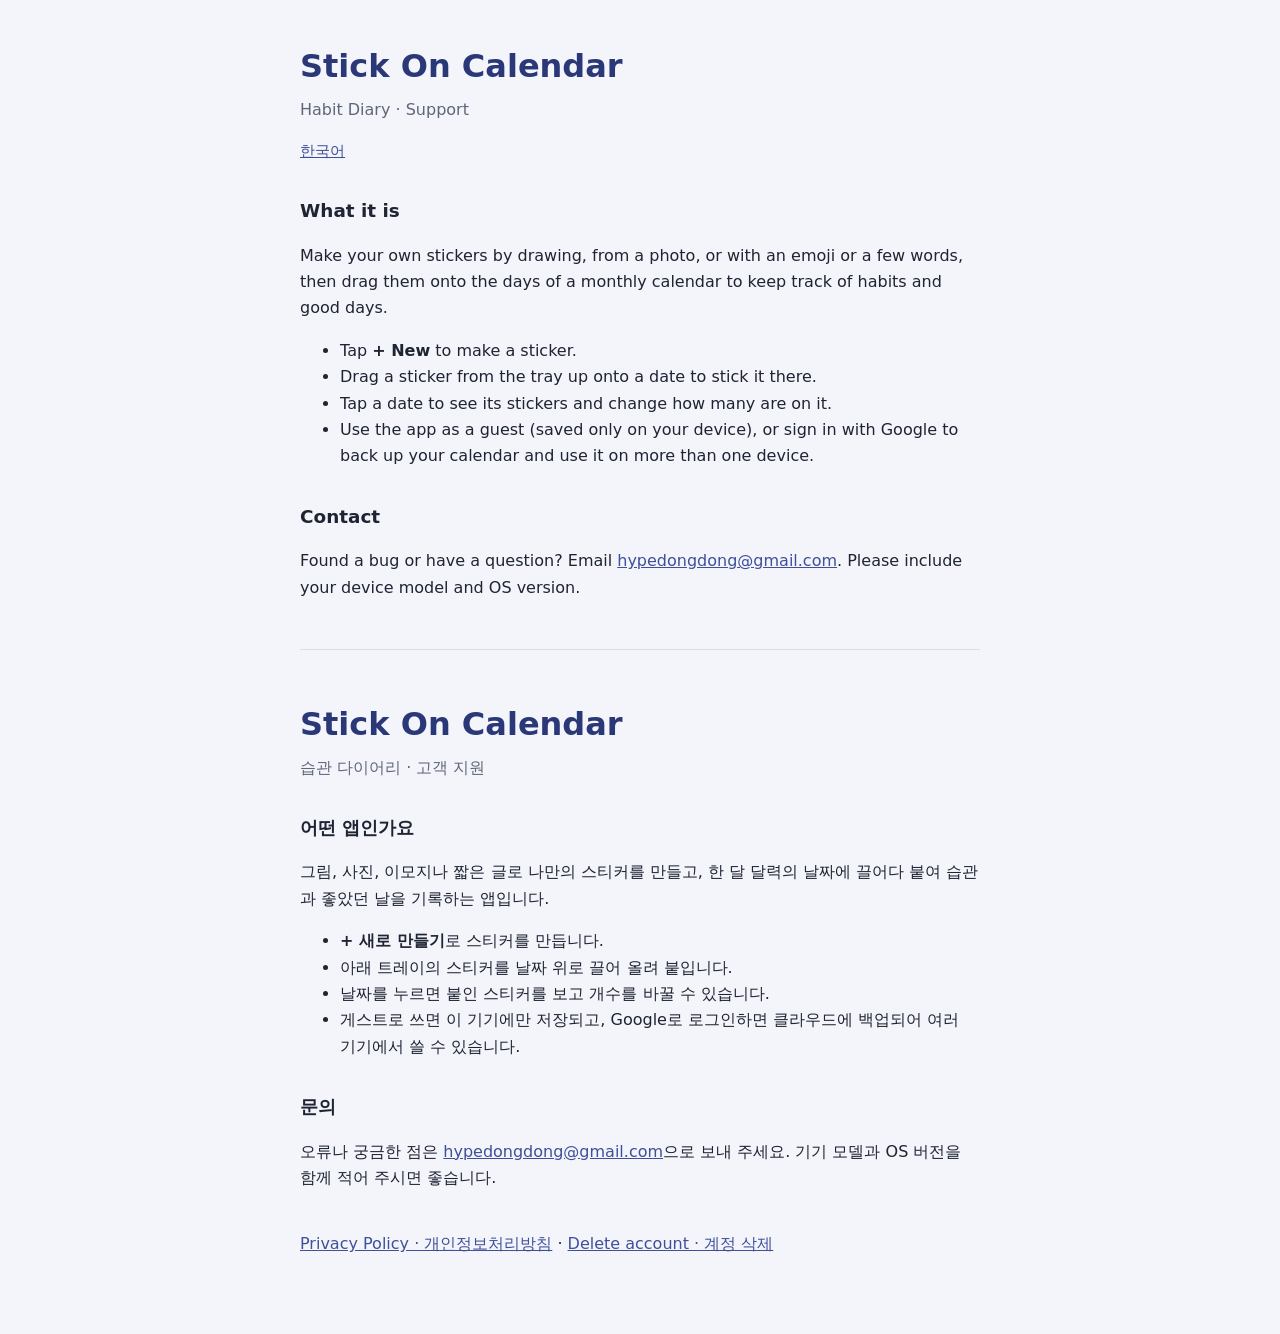
<file: index.html>
<!DOCTYPE html>
<html lang="en">
<head>
  <meta charset="UTF-8">
  <meta name="viewport" content="width=device-width, initial-scale=1">
  <title>Support – Stick On Calendar</title>
  <link rel="stylesheet" href="site.css">
</head>
<body>
  <main>
    <h1>Stick On Calendar</h1>
    <p class="meta">Habit Diary · Support</p>
    <p class="lang"><a href="#ko">한국어</a></p>

    <h2>What it is</h2>
    <p>Make your own stickers by drawing, from a photo, or with an emoji or a few words, then drag them onto the days of a monthly calendar to keep track of habits and good days.</p>
    <ul>
      <li>Tap <strong>+ New</strong> to make a sticker.</li>
      <li>Drag a sticker from the tray up onto a date to stick it there.</li>
      <li>Tap a date to see its stickers and change how many are on it.</li>
      <li>Use the app as a guest (saved only on your device), or sign in with Google to back up your calendar and use it on more than one device.</li>
    </ul>

    <h2>Contact</h2>
    <p>Found a bug or have a question? Email <a href="mailto:hypedongdong@gmail.com">hypedongdong@gmail.com</a>. Please include your device model and OS version.</p>

    <hr>

    <h1 id="ko">Stick On Calendar</h1>
    <p class="meta">습관 다이어리 · 고객 지원</p>

    <h2>어떤 앱인가요</h2>
    <p>그림, 사진, 이모지나 짧은 글로 나만의 스티커를 만들고, 한 달 달력의 날짜에 끌어다 붙여 습관과 좋았던 날을 기록하는 앱입니다.</p>
    <ul>
      <li><strong>+ 새로 만들기</strong>로 스티커를 만듭니다.</li>
      <li>아래 트레이의 스티커를 날짜 위로 끌어 올려 붙입니다.</li>
      <li>날짜를 누르면 붙인 스티커를 보고 개수를 바꿀 수 있습니다.</li>
      <li>게스트로 쓰면 이 기기에만 저장되고, Google로 로그인하면 클라우드에 백업되어 여러 기기에서 쓸 수 있습니다.</li>
    </ul>

    <h2>문의</h2>
    <p>오류나 궁금한 점은 <a href="mailto:hypedongdong@gmail.com">hypedongdong@gmail.com</a>으로 보내 주세요. 기기 모델과 OS 버전을 함께 적어 주시면 좋습니다.</p>

    <p class="back"><a href="privacy.html">Privacy Policy · 개인정보처리방침</a> · <a href="delete-account.html">Delete account · 계정 삭제</a></p>
  </main>
</body>
</html>
</file>
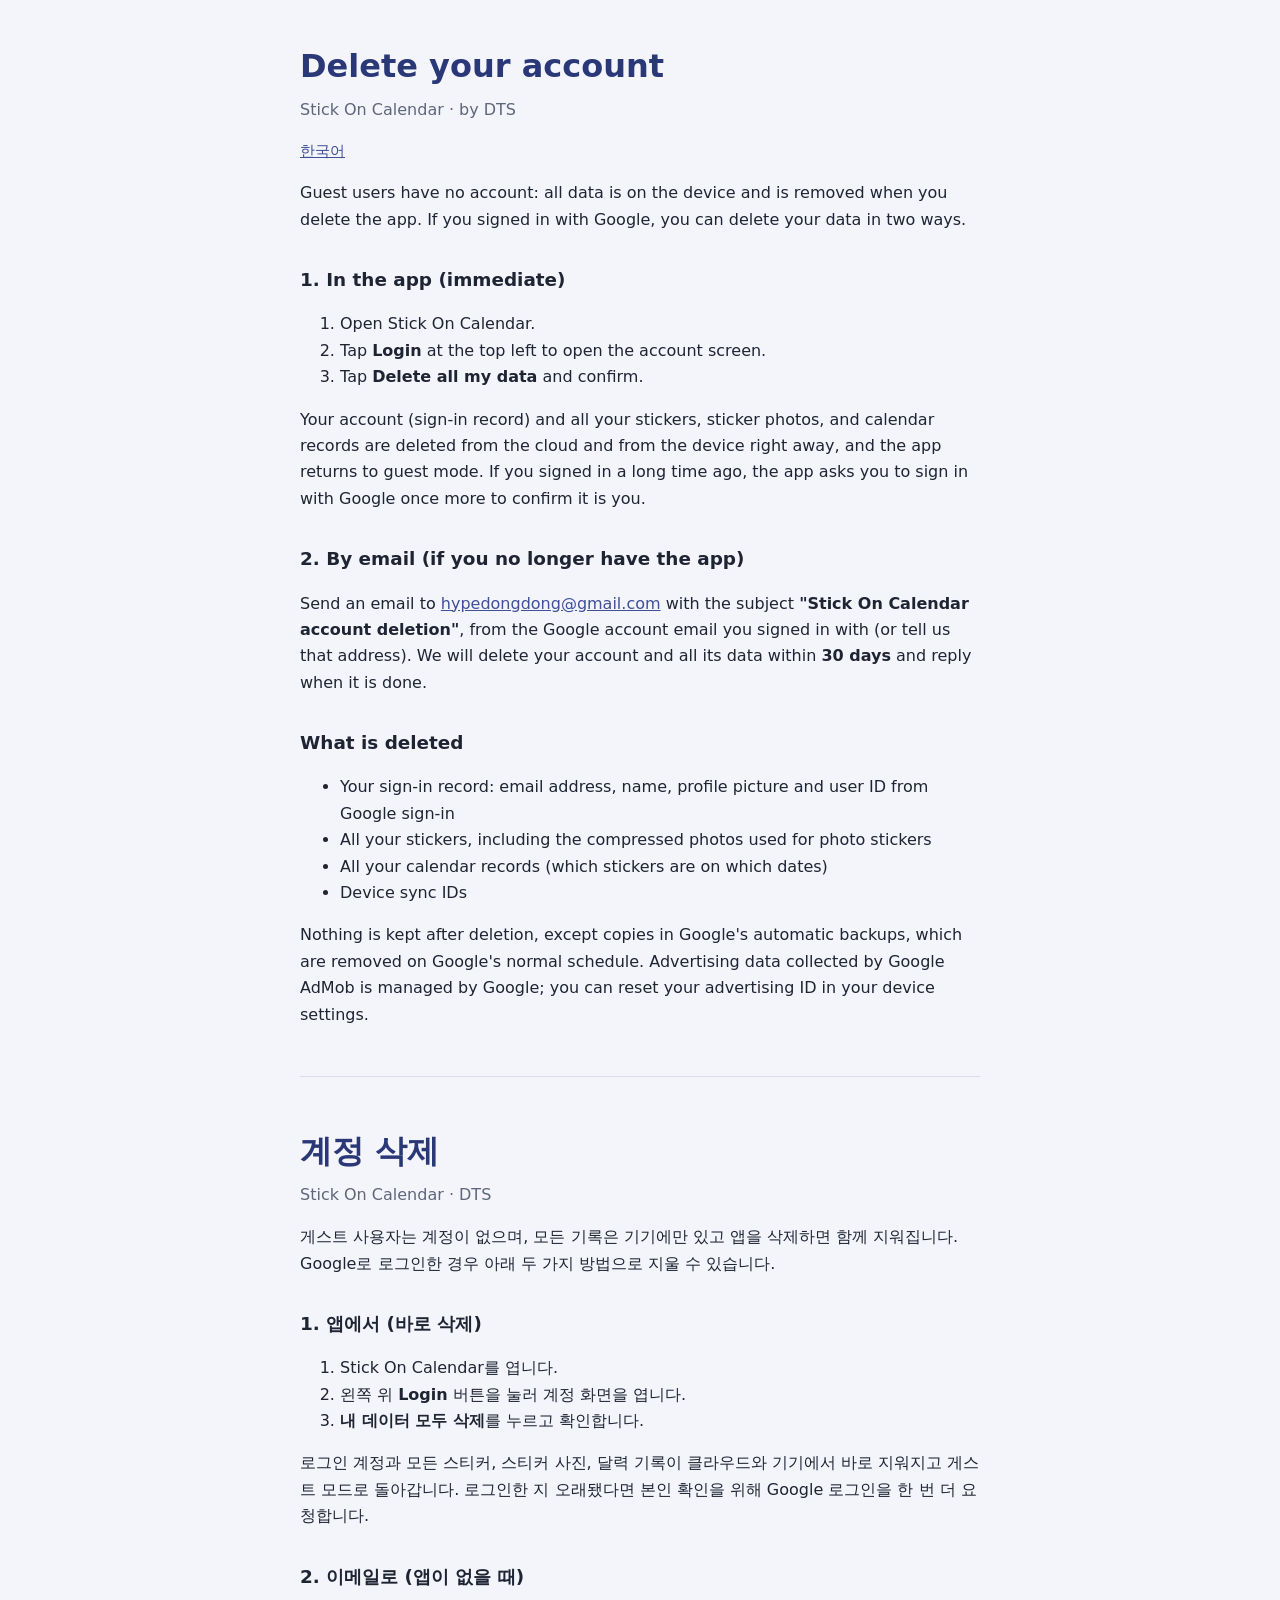
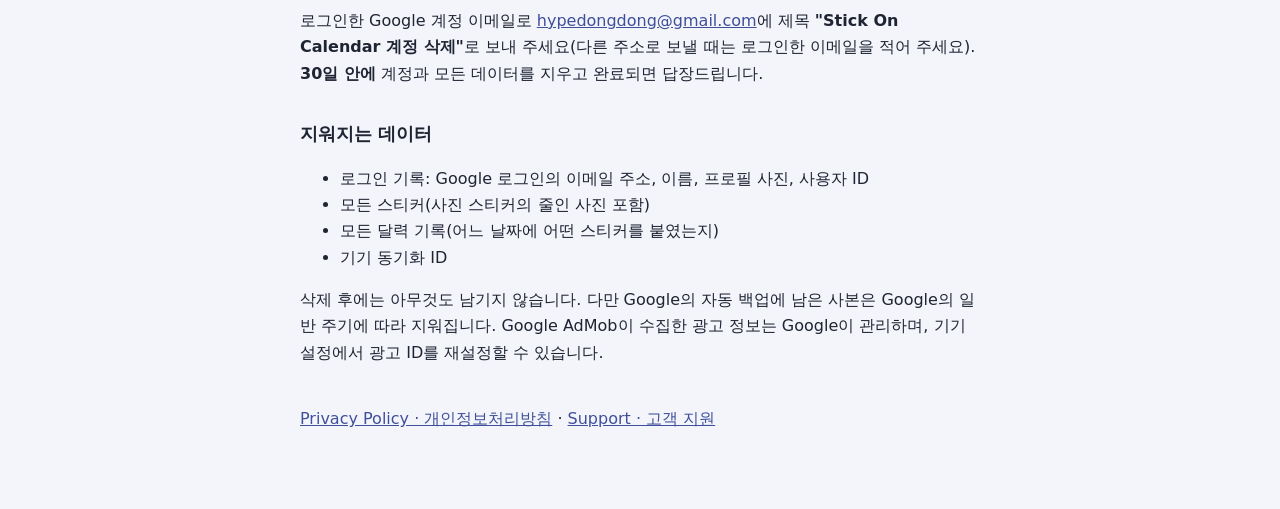
<file: delete-account.html>
<!DOCTYPE html>
<html lang="en">
<head>
  <meta charset="UTF-8">
  <meta name="viewport" content="width=device-width, initial-scale=1">
  <title>Delete Your Account – Stick On Calendar</title>
  <link rel="stylesheet" href="site.css">
</head>
<body>
  <main>
    <h1>Delete your account</h1>
    <p class="meta">Stick On Calendar · by DTS</p>
    <p class="lang"><a href="#ko">한국어</a></p>

    <p>Guest users have no account: all data is on the device and is removed when you delete the app. If you signed in with Google, you can delete your data in two ways.</p>

    <h2>1. In the app (immediate)</h2>
    <ol>
      <li>Open Stick On Calendar.</li>
      <li>Tap <strong>Login</strong> at the top left to open the account screen.</li>
      <li>Tap <strong>Delete all my data</strong> and confirm.</li>
    </ol>
    <p>Your account (sign-in record) and all your stickers, sticker photos, and calendar records are deleted from the cloud and from the device right away, and the app returns to guest mode. If you signed in a long time ago, the app asks you to sign in with Google once more to confirm it is you.</p>

    <h2>2. By email (if you no longer have the app)</h2>
    <p>Send an email to <a href="mailto:hypedongdong@gmail.com?subject=Stick%20On%20Calendar%20account%20deletion">hypedongdong@gmail.com</a> with the subject <strong>"Stick On Calendar account deletion"</strong>, from the Google account email you signed in with (or tell us that address). We will delete your account and all its data within <strong>30 days</strong> and reply when it is done.</p>

    <h2>What is deleted</h2>
    <ul>
      <li>Your sign-in record: email address, name, profile picture and user ID from Google sign-in</li>
      <li>All your stickers, including the compressed photos used for photo stickers</li>
      <li>All your calendar records (which stickers are on which dates)</li>
      <li>Device sync IDs</li>
    </ul>
    <p>Nothing is kept after deletion, except copies in Google's automatic backups, which are removed on Google's normal schedule. Advertising data collected by Google AdMob is managed by Google; you can reset your advertising ID in your device settings.</p>

    <hr>

    <h1 id="ko">계정 삭제</h1>
    <p class="meta">Stick On Calendar · DTS</p>

    <p>게스트 사용자는 계정이 없으며, 모든 기록은 기기에만 있고 앱을 삭제하면 함께 지워집니다. Google로 로그인한 경우 아래 두 가지 방법으로 지울 수 있습니다.</p>

    <h2>1. 앱에서 (바로 삭제)</h2>
    <ol>
      <li>Stick On Calendar를 엽니다.</li>
      <li>왼쪽 위 <strong>Login</strong> 버튼을 눌러 계정 화면을 엽니다.</li>
      <li><strong>내 데이터 모두 삭제</strong>를 누르고 확인합니다.</li>
    </ol>
    <p>로그인 계정과 모든 스티커, 스티커 사진, 달력 기록이 클라우드와 기기에서 바로 지워지고 게스트 모드로 돌아갑니다. 로그인한 지 오래됐다면 본인 확인을 위해 Google 로그인을 한 번 더 요청합니다.</p>

    <h2>2. 이메일로 (앱이 없을 때)</h2>
    <p>로그인한 Google 계정 이메일로 <a href="mailto:hypedongdong@gmail.com?subject=Stick%20On%20Calendar%20%EA%B3%84%EC%A0%95%20%EC%82%AD%EC%A0%9C">hypedongdong@gmail.com</a>에 제목 <strong>"Stick On Calendar 계정 삭제"</strong>로 보내 주세요(다른 주소로 보낼 때는 로그인한 이메일을 적어 주세요). <strong>30일 안에</strong> 계정과 모든 데이터를 지우고 완료되면 답장드립니다.</p>

    <h2>지워지는 데이터</h2>
    <ul>
      <li>로그인 기록: Google 로그인의 이메일 주소, 이름, 프로필 사진, 사용자 ID</li>
      <li>모든 스티커(사진 스티커의 줄인 사진 포함)</li>
      <li>모든 달력 기록(어느 날짜에 어떤 스티커를 붙였는지)</li>
      <li>기기 동기화 ID</li>
    </ul>
    <p>삭제 후에는 아무것도 남기지 않습니다. 다만 Google의 자동 백업에 남은 사본은 Google의 일반 주기에 따라 지워집니다. Google AdMob이 수집한 광고 정보는 Google이 관리하며, 기기 설정에서 광고 ID를 재설정할 수 있습니다.</p>

    <p class="back"><a href="privacy.html">Privacy Policy · 개인정보처리방침</a> · <a href="index.html">Support · 고객 지원</a></p>
  </main>
</body>
</html>
</file>
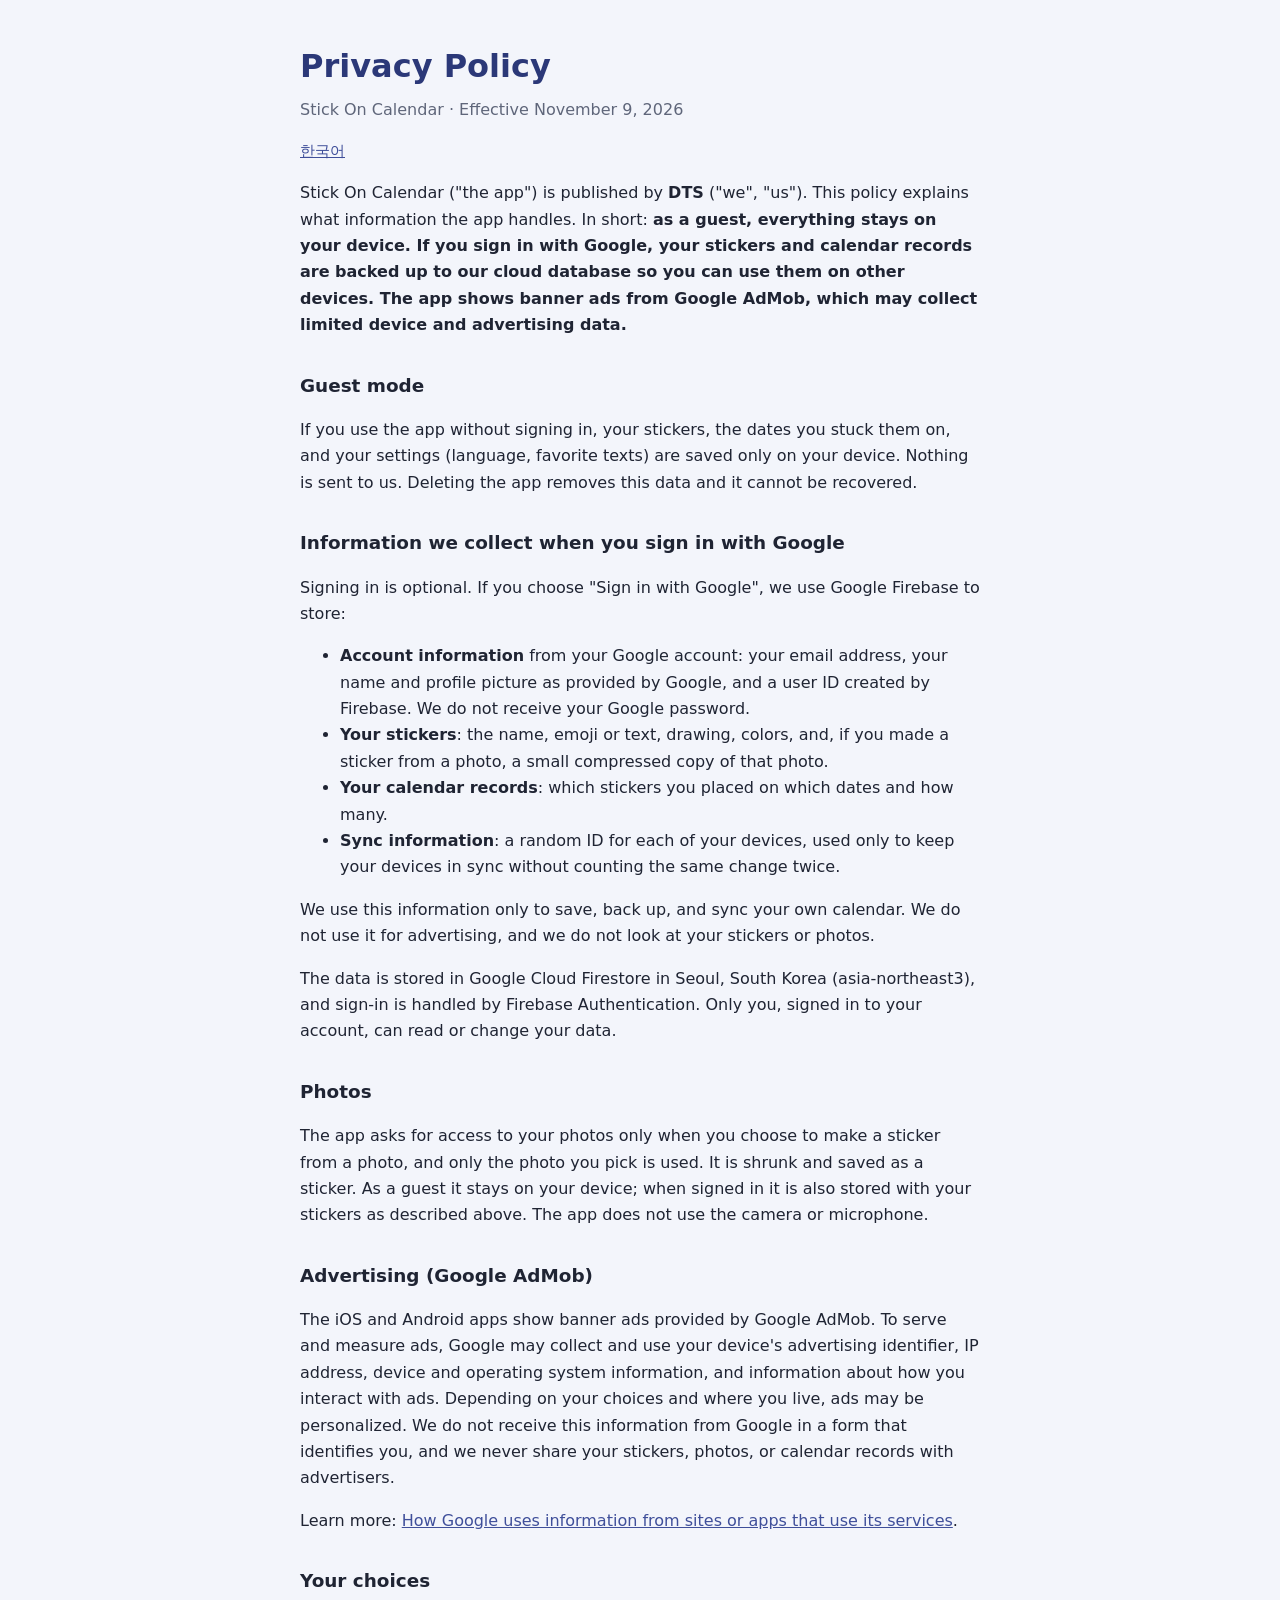
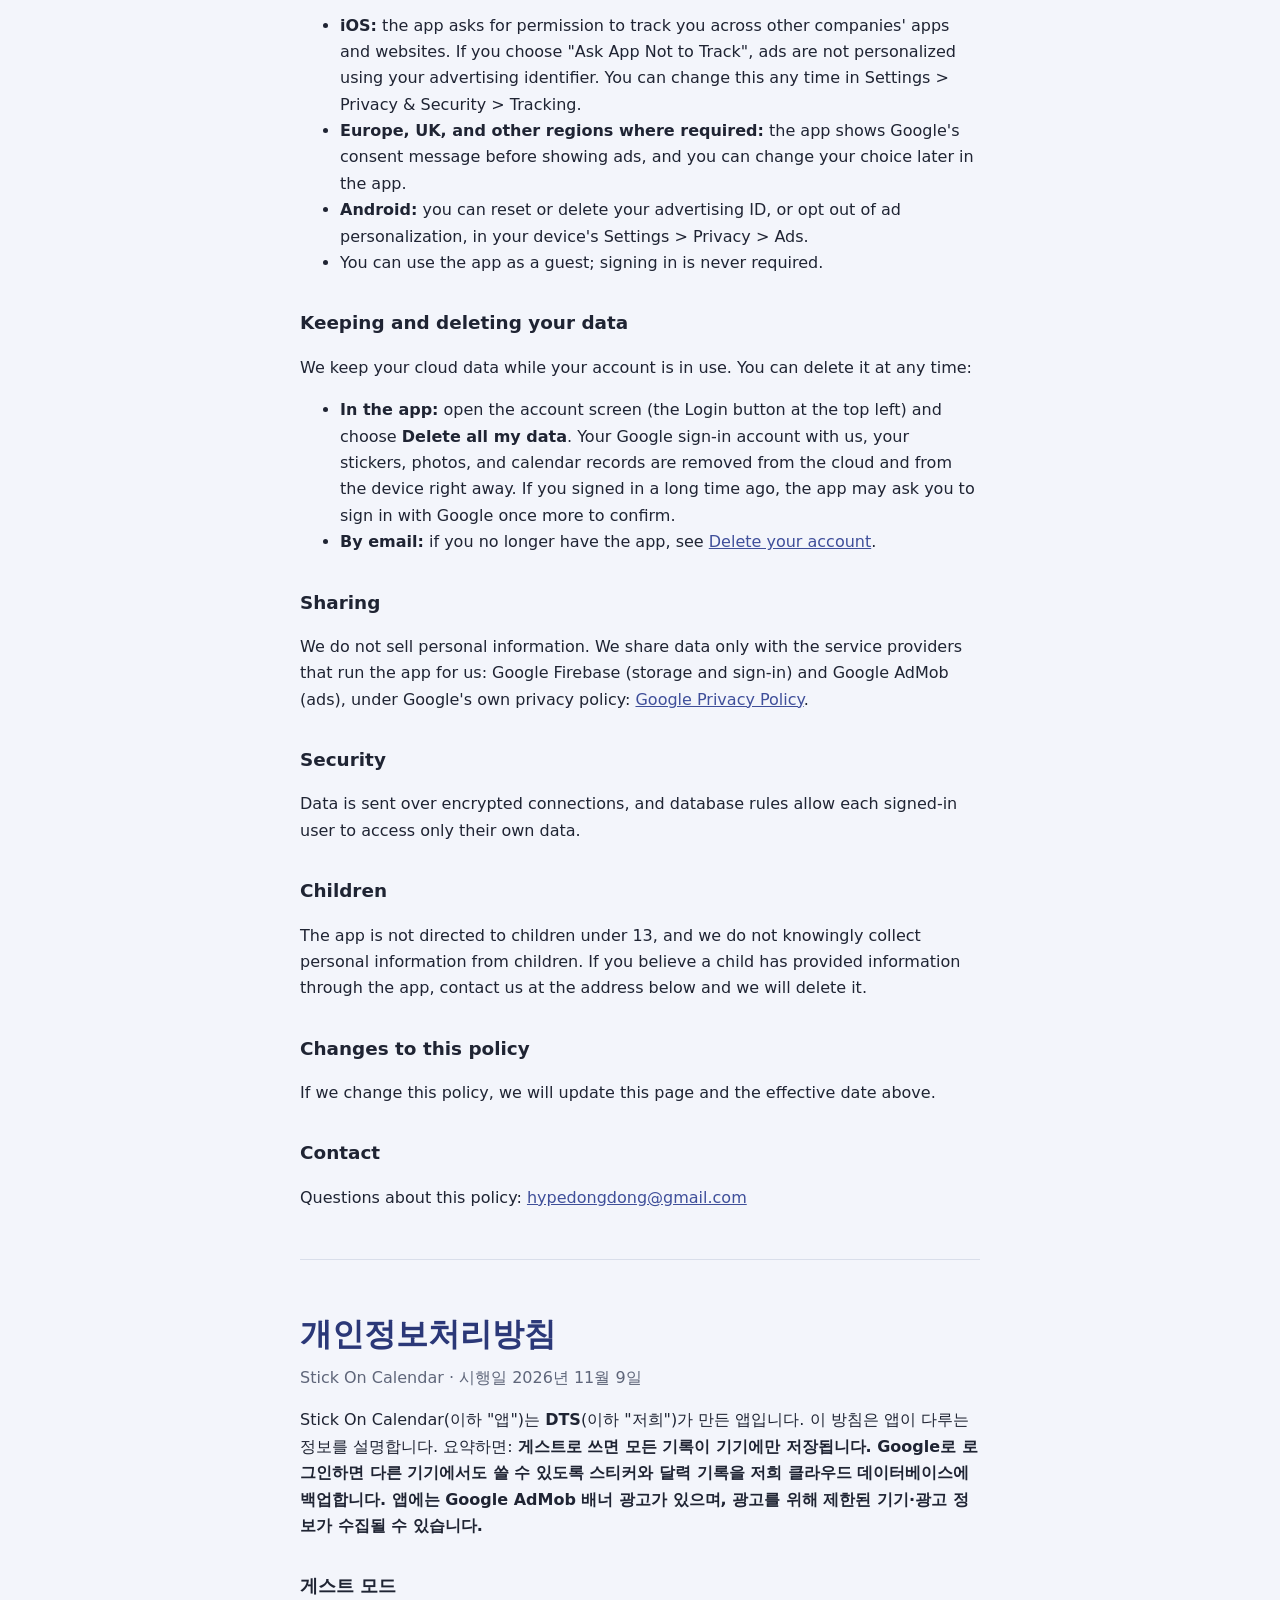
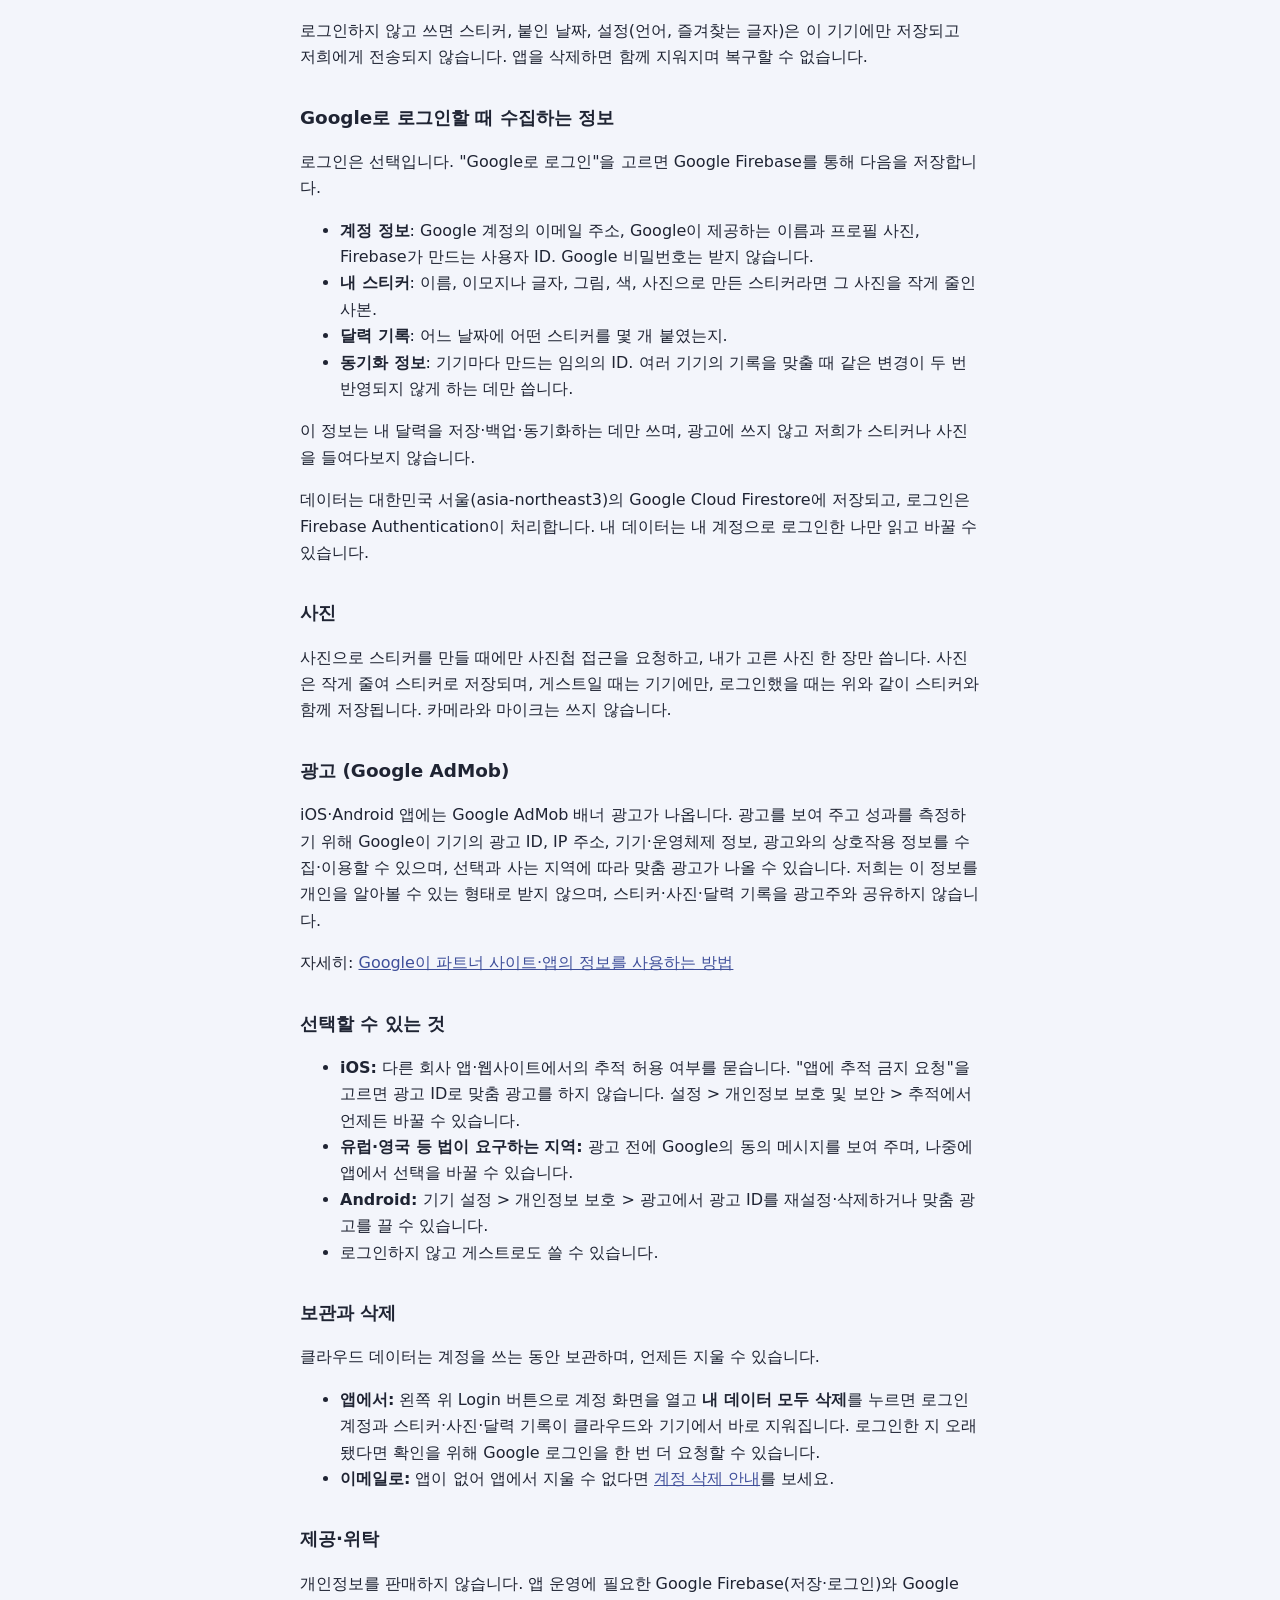
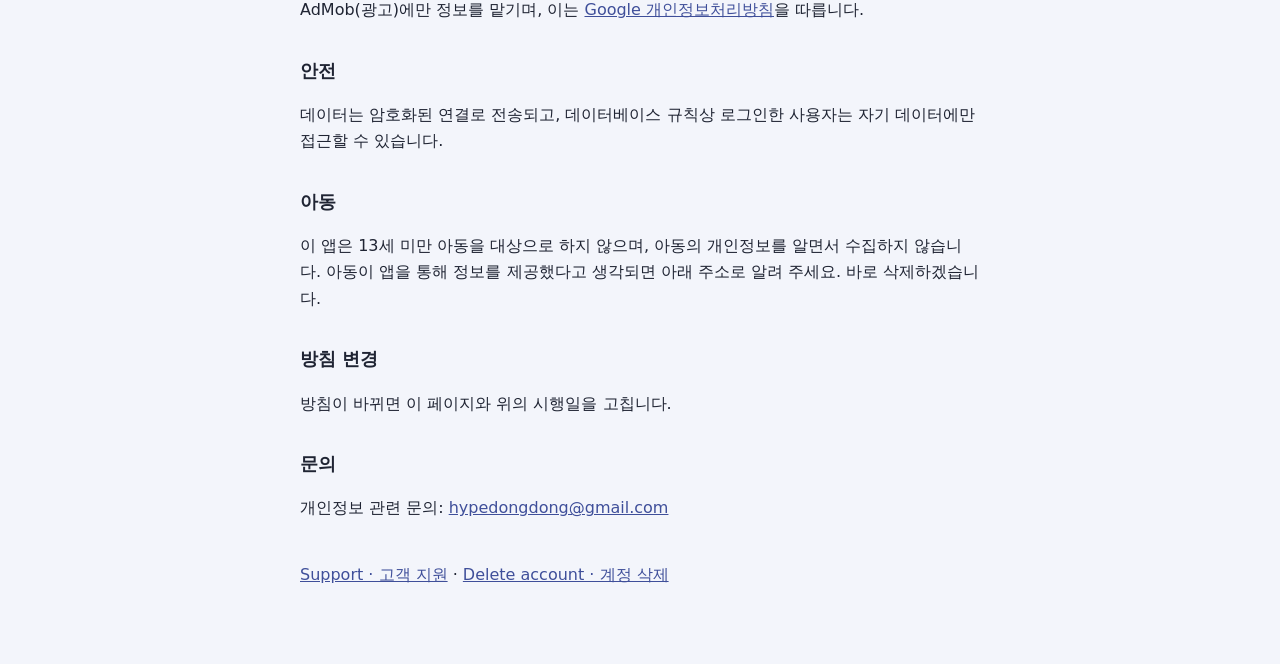
<file: privacy.html>
<!DOCTYPE html>
<html lang="en">
<head>
  <meta charset="UTF-8">
  <meta name="viewport" content="width=device-width, initial-scale=1">
  <title>Privacy Policy – Stick On Calendar</title>
  <link rel="stylesheet" href="site.css">
</head>
<body>
  <main>
    <h1>Privacy Policy</h1>
    <p class="meta">Stick On Calendar · Effective November 9, 2026</p>
    <p class="lang"><a href="#ko">한국어</a></p>

    <p>Stick On Calendar ("the app") is published by <strong>DTS</strong> ("we", "us"). This policy explains what information the app handles. In short: <strong>as a guest, everything stays on your device. If you sign in with Google, your stickers and calendar records are backed up to our cloud database so you can use them on other devices. The app shows banner ads from Google AdMob, which may collect limited device and advertising data.</strong></p>

    <h2>Guest mode</h2>
    <p>If you use the app without signing in, your stickers, the dates you stuck them on, and your settings (language, favorite texts) are saved only on your device. Nothing is sent to us. Deleting the app removes this data and it cannot be recovered.</p>

    <h2>Information we collect when you sign in with Google</h2>
    <p>Signing in is optional. If you choose "Sign in with Google", we use Google Firebase to store:</p>
    <ul>
      <li><strong>Account information</strong> from your Google account: your email address, your name and profile picture as provided by Google, and a user ID created by Firebase. We do not receive your Google password.</li>
      <li><strong>Your stickers</strong>: the name, emoji or text, drawing, colors, and, if you made a sticker from a photo, a small compressed copy of that photo.</li>
      <li><strong>Your calendar records</strong>: which stickers you placed on which dates and how many.</li>
      <li><strong>Sync information</strong>: a random ID for each of your devices, used only to keep your devices in sync without counting the same change twice.</li>
    </ul>
    <p>We use this information only to save, back up, and sync your own calendar. We do not use it for advertising, and we do not look at your stickers or photos.</p>
    <p>The data is stored in Google Cloud Firestore in Seoul, South Korea (asia-northeast3), and sign-in is handled by Firebase Authentication. Only you, signed in to your account, can read or change your data.</p>

    <h2>Photos</h2>
    <p>The app asks for access to your photos only when you choose to make a sticker from a photo, and only the photo you pick is used. It is shrunk and saved as a sticker. As a guest it stays on your device; when signed in it is also stored with your stickers as described above. The app does not use the camera or microphone.</p>

    <h2>Advertising (Google AdMob)</h2>
    <p>The iOS and Android apps show banner ads provided by Google AdMob. To serve and measure ads, Google may collect and use your device's advertising identifier, IP address, device and operating system information, and information about how you interact with ads. Depending on your choices and where you live, ads may be personalized. We do not receive this information from Google in a form that identifies you, and we never share your stickers, photos, or calendar records with advertisers.</p>
    <p>Learn more: <a href="https://policies.google.com/technologies/partner-sites">How Google uses information from sites or apps that use its services</a>.</p>

    <h2>Your choices</h2>
    <ul>
      <li><strong>iOS:</strong> the app asks for permission to track you across other companies' apps and websites. If you choose "Ask App Not to Track", ads are not personalized using your advertising identifier. You can change this any time in Settings &gt; Privacy &amp; Security &gt; Tracking.</li>
      <li><strong>Europe, UK, and other regions where required:</strong> the app shows Google's consent message before showing ads, and you can change your choice later in the app.</li>
      <li><strong>Android:</strong> you can reset or delete your advertising ID, or opt out of ad personalization, in your device's Settings &gt; Privacy &gt; Ads.</li>
      <li>You can use the app as a guest; signing in is never required.</li>
    </ul>

    <h2>Keeping and deleting your data</h2>
    <p>We keep your cloud data while your account is in use. You can delete it at any time:</p>
    <ul>
      <li><strong>In the app:</strong> open the account screen (the Login button at the top left) and choose <strong>Delete all my data</strong>. Your Google sign-in account with us, your stickers, photos, and calendar records are removed from the cloud and from the device right away. If you signed in a long time ago, the app may ask you to sign in with Google once more to confirm.</li>
      <li><strong>By email:</strong> if you no longer have the app, see <a href="delete-account.html">Delete your account</a>.</li>
    </ul>

    <h2>Sharing</h2>
    <p>We do not sell personal information. We share data only with the service providers that run the app for us: Google Firebase (storage and sign-in) and Google AdMob (ads), under Google's own privacy policy: <a href="https://policies.google.com/privacy">Google Privacy Policy</a>.</p>

    <h2>Security</h2>
    <p>Data is sent over encrypted connections, and database rules allow each signed-in user to access only their own data.</p>

    <h2>Children</h2>
    <p>The app is not directed to children under 13, and we do not knowingly collect personal information from children. If you believe a child has provided information through the app, contact us at the address below and we will delete it.</p>

    <h2>Changes to this policy</h2>
    <p>If we change this policy, we will update this page and the effective date above.</p>

    <h2>Contact</h2>
    <p>Questions about this policy: <a href="mailto:hypedongdong@gmail.com">hypedongdong@gmail.com</a></p>

    <hr>

    <h1 id="ko">개인정보처리방침</h1>
    <p class="meta">Stick On Calendar · 시행일 2026년 11월 9일</p>

    <p>Stick On Calendar(이하 "앱")는 <strong>DTS</strong>(이하 "저희")가 만든 앱입니다. 이 방침은 앱이 다루는 정보를 설명합니다. 요약하면: <strong>게스트로 쓰면 모든 기록이 기기에만 저장됩니다. Google로 로그인하면 다른 기기에서도 쓸 수 있도록 스티커와 달력 기록을 저희 클라우드 데이터베이스에 백업합니다. 앱에는 Google AdMob 배너 광고가 있으며, 광고를 위해 제한된 기기·광고 정보가 수집될 수 있습니다.</strong></p>

    <h2>게스트 모드</h2>
    <p>로그인하지 않고 쓰면 스티커, 붙인 날짜, 설정(언어, 즐겨찾는 글자)은 이 기기에만 저장되고 저희에게 전송되지 않습니다. 앱을 삭제하면 함께 지워지며 복구할 수 없습니다.</p>

    <h2>Google로 로그인할 때 수집하는 정보</h2>
    <p>로그인은 선택입니다. "Google로 로그인"을 고르면 Google Firebase를 통해 다음을 저장합니다.</p>
    <ul>
      <li><strong>계정 정보</strong>: Google 계정의 이메일 주소, Google이 제공하는 이름과 프로필 사진, Firebase가 만드는 사용자 ID. Google 비밀번호는 받지 않습니다.</li>
      <li><strong>내 스티커</strong>: 이름, 이모지나 글자, 그림, 색, 사진으로 만든 스티커라면 그 사진을 작게 줄인 사본.</li>
      <li><strong>달력 기록</strong>: 어느 날짜에 어떤 스티커를 몇 개 붙였는지.</li>
      <li><strong>동기화 정보</strong>: 기기마다 만드는 임의의 ID. 여러 기기의 기록을 맞출 때 같은 변경이 두 번 반영되지 않게 하는 데만 씁니다.</li>
    </ul>
    <p>이 정보는 내 달력을 저장·백업·동기화하는 데만 쓰며, 광고에 쓰지 않고 저희가 스티커나 사진을 들여다보지 않습니다.</p>
    <p>데이터는 대한민국 서울(asia-northeast3)의 Google Cloud Firestore에 저장되고, 로그인은 Firebase Authentication이 처리합니다. 내 데이터는 내 계정으로 로그인한 나만 읽고 바꿀 수 있습니다.</p>

    <h2>사진</h2>
    <p>사진으로 스티커를 만들 때에만 사진첩 접근을 요청하고, 내가 고른 사진 한 장만 씁니다. 사진은 작게 줄여 스티커로 저장되며, 게스트일 때는 기기에만, 로그인했을 때는 위와 같이 스티커와 함께 저장됩니다. 카메라와 마이크는 쓰지 않습니다.</p>

    <h2>광고 (Google AdMob)</h2>
    <p>iOS·Android 앱에는 Google AdMob 배너 광고가 나옵니다. 광고를 보여 주고 성과를 측정하기 위해 Google이 기기의 광고 ID, IP 주소, 기기·운영체제 정보, 광고와의 상호작용 정보를 수집·이용할 수 있으며, 선택과 사는 지역에 따라 맞춤 광고가 나올 수 있습니다. 저희는 이 정보를 개인을 알아볼 수 있는 형태로 받지 않으며, 스티커·사진·달력 기록을 광고주와 공유하지 않습니다.</p>
    <p>자세히: <a href="https://policies.google.com/technologies/partner-sites?hl=ko">Google이 파트너 사이트·앱의 정보를 사용하는 방법</a></p>

    <h2>선택할 수 있는 것</h2>
    <ul>
      <li><strong>iOS:</strong> 다른 회사 앱·웹사이트에서의 추적 허용 여부를 묻습니다. "앱에 추적 금지 요청"을 고르면 광고 ID로 맞춤 광고를 하지 않습니다. 설정 &gt; 개인정보 보호 및 보안 &gt; 추적에서 언제든 바꿀 수 있습니다.</li>
      <li><strong>유럽·영국 등 법이 요구하는 지역:</strong> 광고 전에 Google의 동의 메시지를 보여 주며, 나중에 앱에서 선택을 바꿀 수 있습니다.</li>
      <li><strong>Android:</strong> 기기 설정 &gt; 개인정보 보호 &gt; 광고에서 광고 ID를 재설정·삭제하거나 맞춤 광고를 끌 수 있습니다.</li>
      <li>로그인하지 않고 게스트로도 쓸 수 있습니다.</li>
    </ul>

    <h2>보관과 삭제</h2>
    <p>클라우드 데이터는 계정을 쓰는 동안 보관하며, 언제든 지울 수 있습니다.</p>
    <ul>
      <li><strong>앱에서:</strong> 왼쪽 위 Login 버튼으로 계정 화면을 열고 <strong>내 데이터 모두 삭제</strong>를 누르면 로그인 계정과 스티커·사진·달력 기록이 클라우드와 기기에서 바로 지워집니다. 로그인한 지 오래됐다면 확인을 위해 Google 로그인을 한 번 더 요청할 수 있습니다.</li>
      <li><strong>이메일로:</strong> 앱이 없어 앱에서 지울 수 없다면 <a href="delete-account.html#ko">계정 삭제 안내</a>를 보세요.</li>
    </ul>

    <h2>제공·위탁</h2>
    <p>개인정보를 판매하지 않습니다. 앱 운영에 필요한 Google Firebase(저장·로그인)와 Google AdMob(광고)에만 정보를 맡기며, 이는 <a href="https://policies.google.com/privacy?hl=ko">Google 개인정보처리방침</a>을 따릅니다.</p>

    <h2>안전</h2>
    <p>데이터는 암호화된 연결로 전송되고, 데이터베이스 규칙상 로그인한 사용자는 자기 데이터에만 접근할 수 있습니다.</p>

    <h2>아동</h2>
    <p>이 앱은 13세 미만 아동을 대상으로 하지 않으며, 아동의 개인정보를 알면서 수집하지 않습니다. 아동이 앱을 통해 정보를 제공했다고 생각되면 아래 주소로 알려 주세요. 바로 삭제하겠습니다.</p>

    <h2>방침 변경</h2>
    <p>방침이 바뀌면 이 페이지와 위의 시행일을 고칩니다.</p>

    <h2>문의</h2>
    <p>개인정보 관련 문의: <a href="mailto:hypedongdong@gmail.com">hypedongdong@gmail.com</a></p>

    <p class="back"><a href="index.html">Support · 고객 지원</a> · <a href="delete-account.html">Delete account · 계정 삭제</a></p>
  </main>
</body>
</html>
</file>
<file: site.css>
body {
  margin: 0;
  background: #f3f5fb;
  color: #1f2433;
  font: 16px/1.65 system-ui, -apple-system, "Segoe UI", Roboto, "Apple SD Gothic Neo", "Malgun Gothic", Arial, sans-serif;
}

main {
  max-width: 680px;
  margin: 0 auto;
  padding: 40px 20px 60px;
}

h1 {
  margin: 0;
  color: #2b3878;
}

h2 {
  margin-top: 32px;
  font-size: 1.15rem;
}

.meta {
  margin-top: 4px;
  color: #5f667a;
}

.lang {
  margin-top: 12px;
  font-size: 0.95rem;
}

hr {
  margin: 48px 0;
  border: 0;
  border-top: 1px solid #d9deea;
}

a {
  color: #3f4f9a;
}

.back {
  margin-top: 40px;
}
</file>
